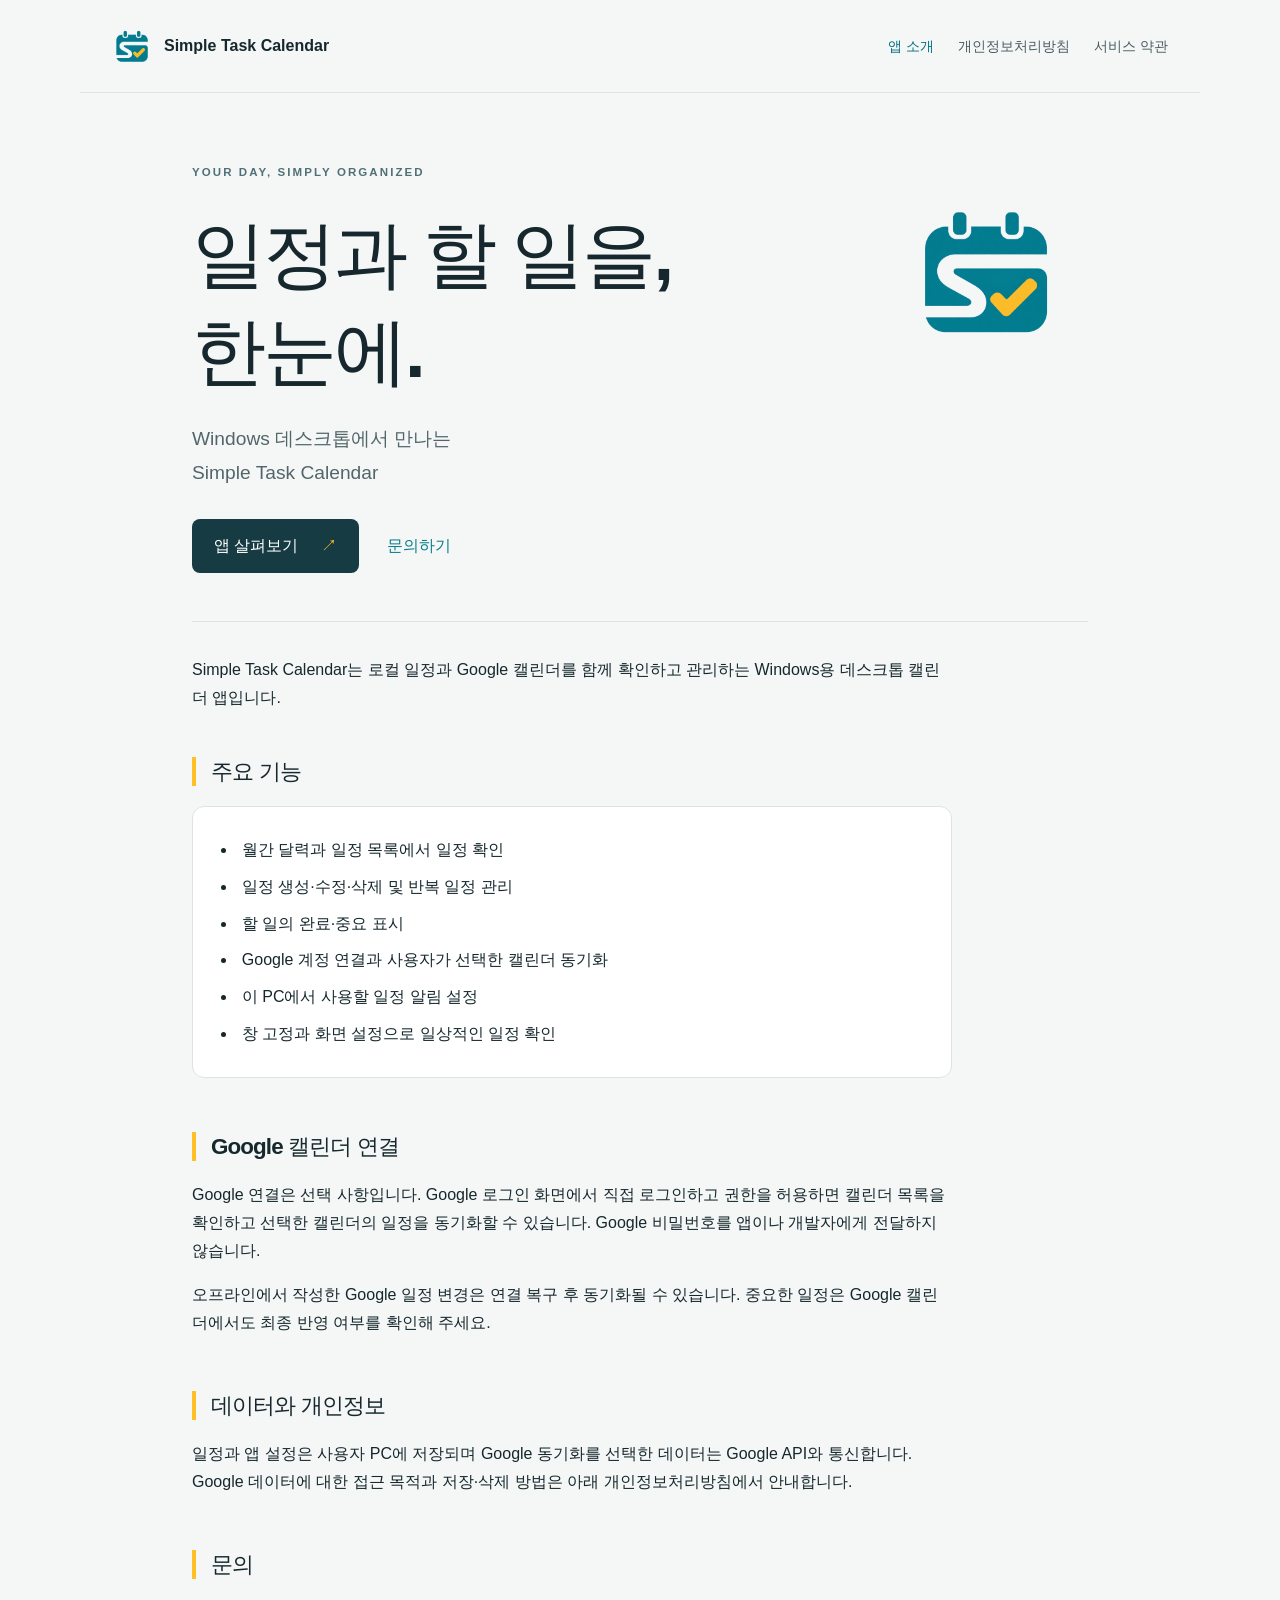
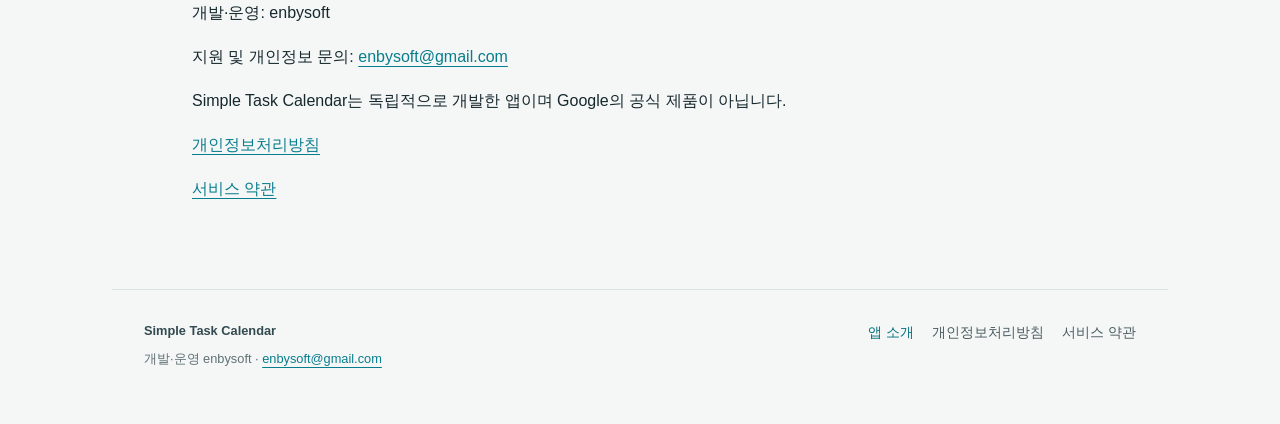
<file: index.html>
<!doctype html>
<html lang="ko">
<head>
<meta charset="utf-8">
<meta name="viewport" content="width=device-width, initial-scale=1">
<title>Simple Task Calendar</title>
<meta name="description" content="Windows 데스크톱에서 로컬 일정과 Google 캘린더를 함께 관리하세요.">
<meta name="color-scheme" content="light">
<link rel="icon" type="image/png" href="./assets/logo.png">
<link rel="stylesheet" href="./styles.css">
</head>
<body>
<a class="skip" href="#main">본문으로 건너뛰기</a>
<header class="site-header"><a class="brand" href="./"><img src="./assets/logo.png" width="40" height="40" alt=""><span>Simple Task Calendar</span></a><nav aria-label="주요 메뉴"><a href="./" aria-current="page">앱 소개</a><a href="./privacy/" >개인정보처리방침</a><a href="./terms/" >서비스 약관</a></nav></header>
<main id="main" class="home">
<div class="page-intro"><span class="eyebrow">YOUR DAY, SIMPLY ORGANIZED</span><img class="hero-logo" src="./assets/logo.png" alt="" width="116" height="116"><h1>일정과 할 일을,<br>한눈에.</h1><p class="lead">Windows 데스크톱에서 만나는<br>Simple Task Calendar</p><div class="hero-links"><a class="primary" href="#features">앱 살펴보기 <span aria-hidden="true">↗</span></a><a href="mailto:enbysoft@gmail.com">문의하기</a></div></div>
<article id="features">
<p>Simple Task Calendar는 로컬 일정과 Google 캘린더를 함께 확인하고 관리하는 Windows용 데스크톱 캘린더 앱입니다.</p>
<h2>주요 기능</h2>
<ul>
<li>월간 달력과 일정 목록에서 일정 확인</li>
<li>일정 생성·수정·삭제 및 반복 일정 관리</li>
<li>할 일의 완료·중요 표시</li>
<li>Google 계정 연결과 사용자가 선택한 캘린더 동기화</li>
<li>이 PC에서 사용할 일정 알림 설정</li>
<li>창 고정과 화면 설정으로 일상적인 일정 확인</li>
</ul>
<h2>Google 캘린더 연결</h2>
<p>Google 연결은 선택 사항입니다. Google 로그인 화면에서 직접 로그인하고 권한을 허용하면 캘린더 목록을 확인하고 선택한 캘린더의 일정을 동기화할 수 있습니다. Google 비밀번호를 앱이나 개발자에게 전달하지 않습니다.</p>
<p>오프라인에서 작성한 Google 일정 변경은 연결 복구 후 동기화될 수 있습니다. 중요한 일정은 Google 캘린더에서도 최종 반영 여부를 확인해 주세요.</p>
<h2>데이터와 개인정보</h2>
<p>일정과 앱 설정은 사용자 PC에 저장되며 Google 동기화를 선택한 데이터는 Google API와 통신합니다. Google 데이터에 대한 접근 목적과 저장·삭제 방법은 아래 개인정보처리방침에서 안내합니다.</p>
<h2>문의</h2>
<p>개발·운영: enbysoft</p>
<p>지원 및 개인정보 문의: <a href="mailto:enbysoft@gmail.com">enbysoft@gmail.com</a></p>
<p>Simple Task Calendar는 독립적으로 개발한 앱이며 Google의 공식 제품이 아닙니다.</p>
<p><a href="privacy/">개인정보처리방침</a></p>
<p><a href="terms/">서비스 약관</a></p></article>
</main>
<footer><div><strong>Simple Task Calendar</strong><p>개발·운영 enbysoft · <a href="mailto:enbysoft@gmail.com">enbysoft@gmail.com</a></p></div><nav aria-label="하단 메뉴"><a href="./" aria-current="page">앱 소개</a><a href="./privacy/" >개인정보처리방침</a><a href="./terms/" >서비스 약관</a></nav></footer>
</body>
</html>
</file>
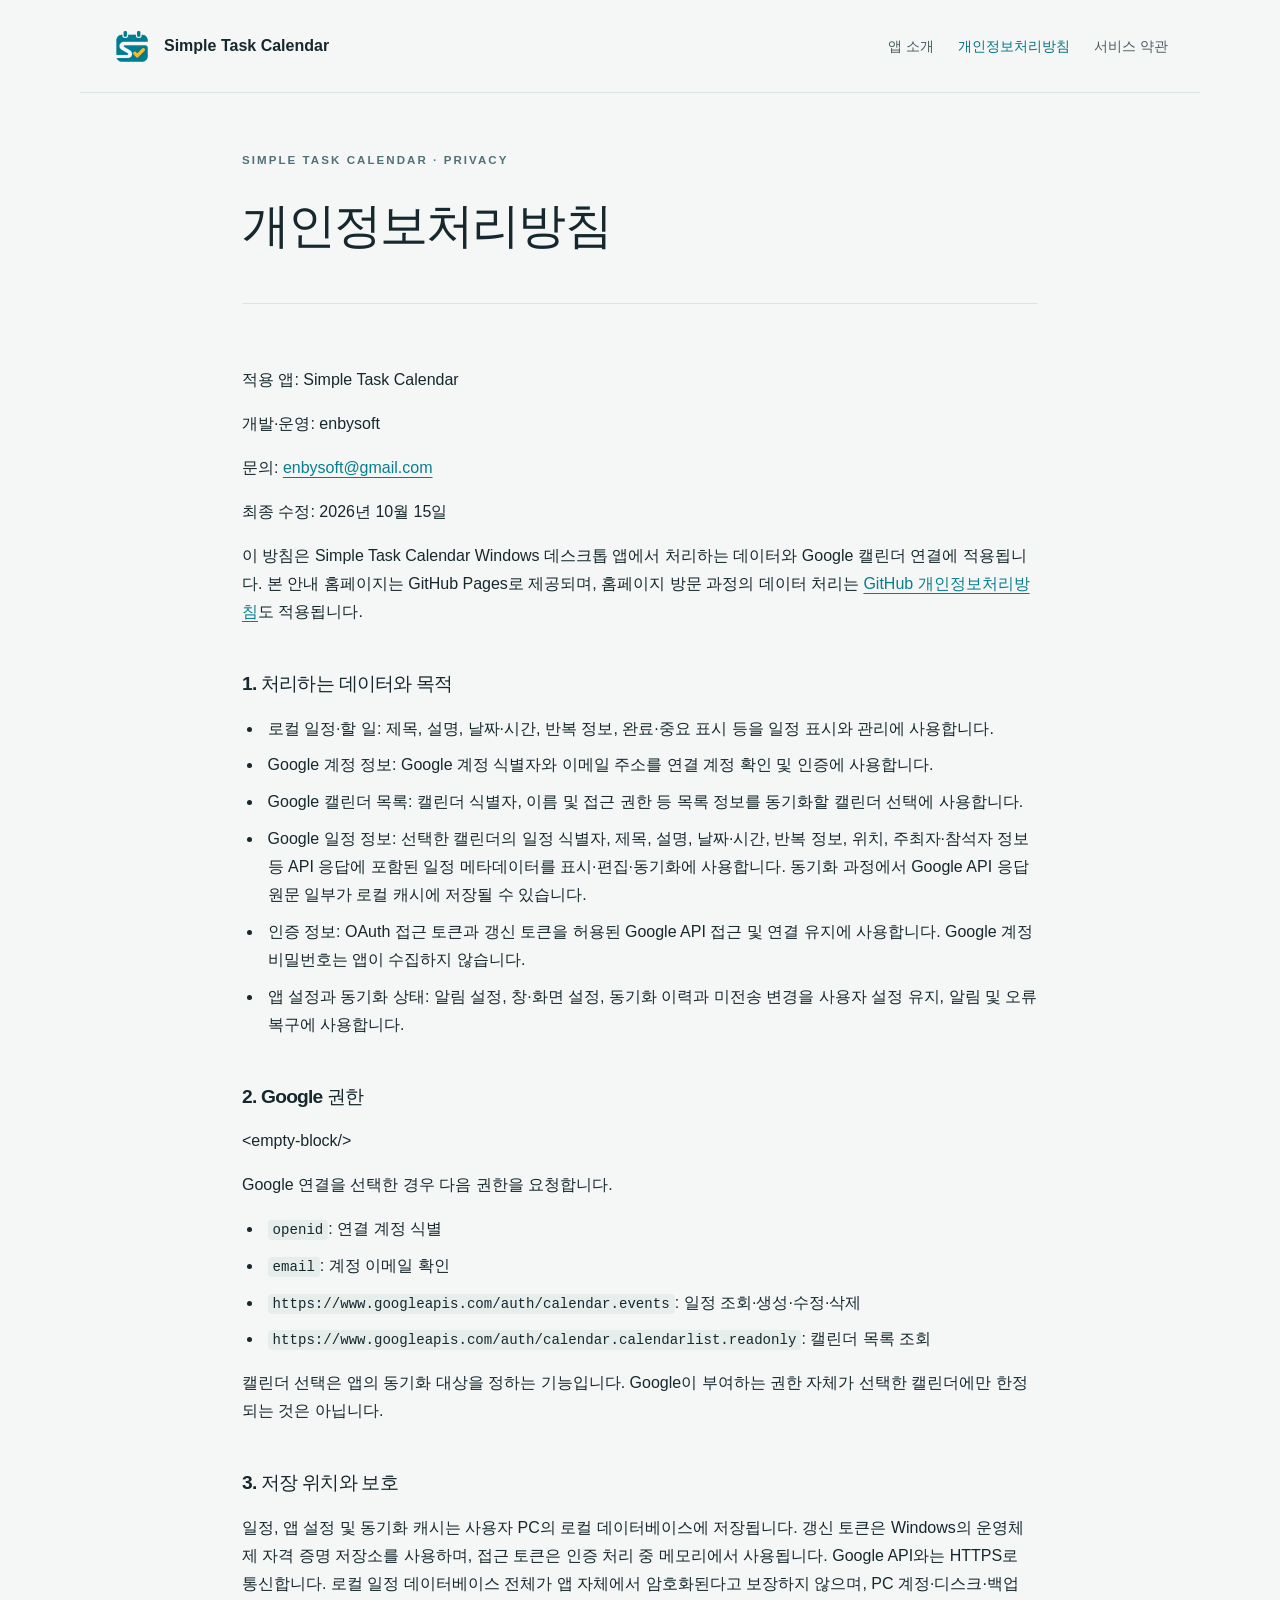
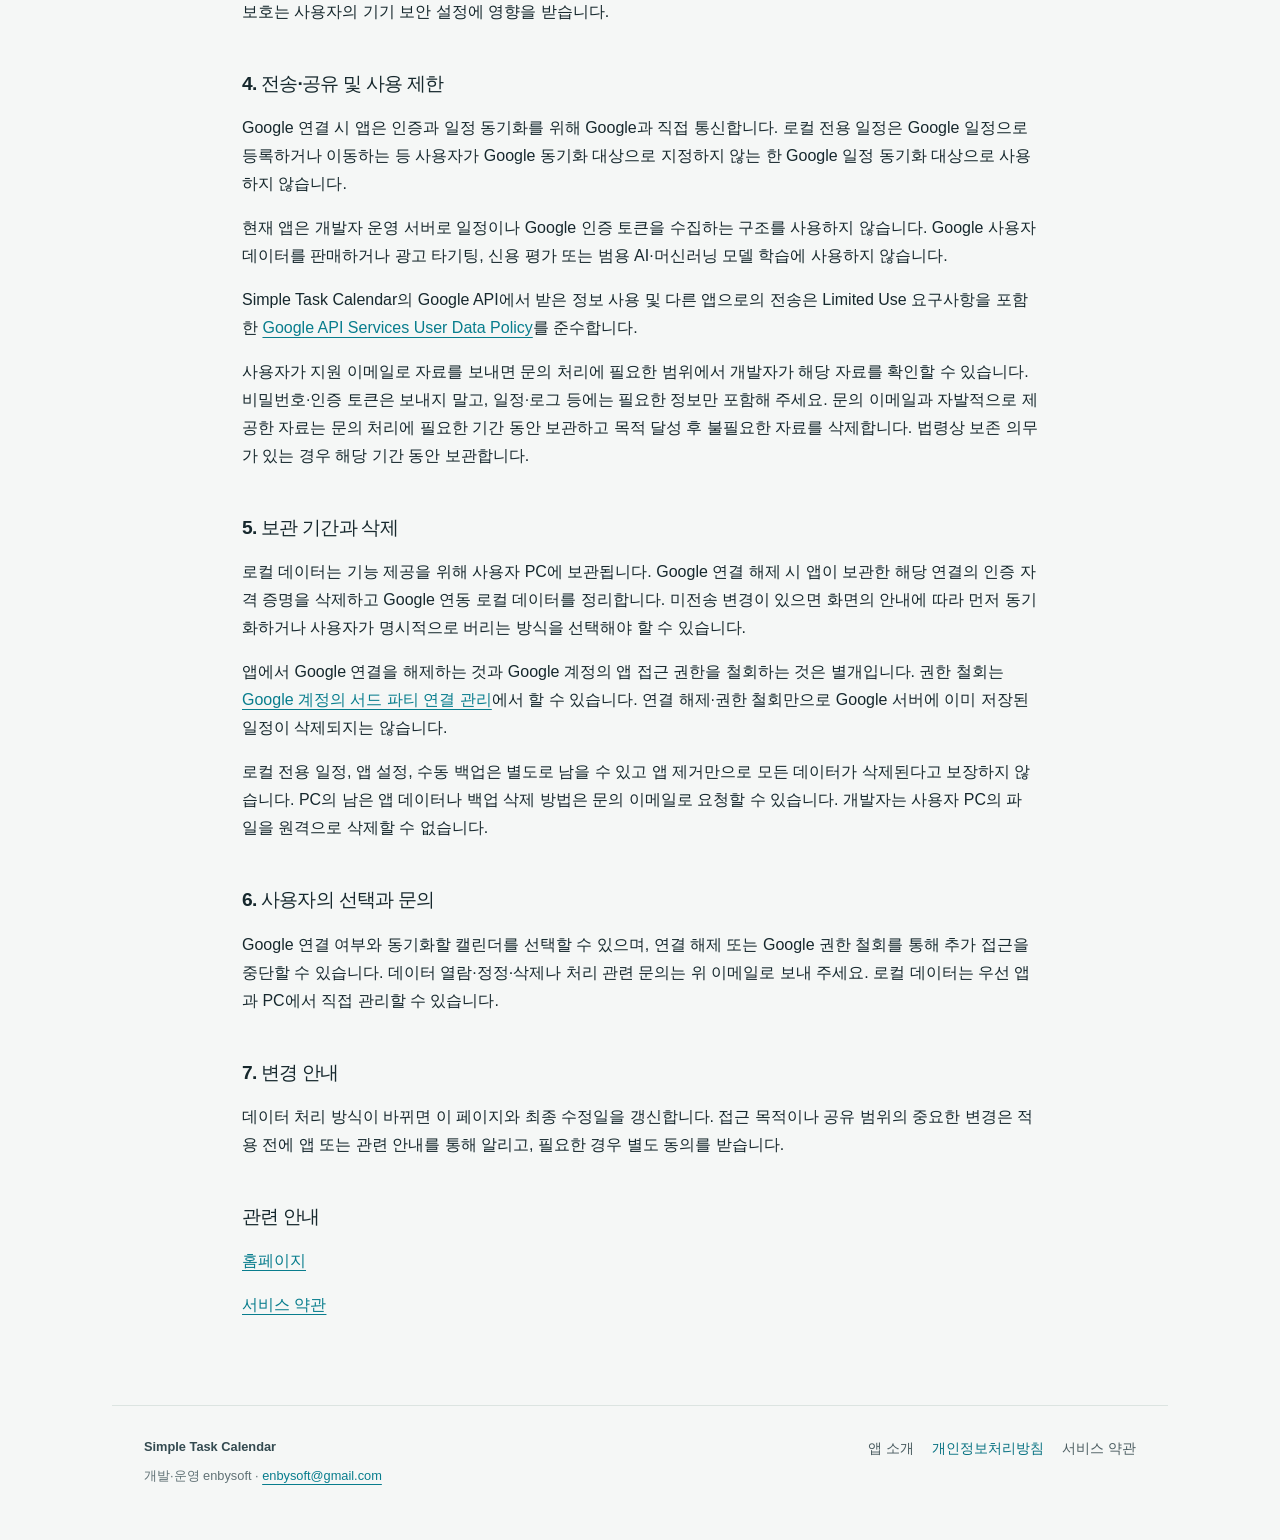
<file: privacy/index.html>
<!doctype html>
<html lang="ko">
<head>
<meta charset="utf-8">
<meta name="viewport" content="width=device-width, initial-scale=1">
<title>개인정보처리방침 | Simple Task Calendar</title>
<meta name="description" content="Simple Task Calendar의 데이터 접근, 사용, 보관 및 삭제 안내.">
<meta name="color-scheme" content="light">
<link rel="icon" type="image/png" href="../assets/logo.png">
<link rel="stylesheet" href="../styles.css">
</head>
<body>
<a class="skip" href="#main">본문으로 건너뛰기</a>
<header class="site-header"><a class="brand" href="../"><img src="../assets/logo.png" width="40" height="40" alt=""><span>Simple Task Calendar</span></a><nav aria-label="주요 메뉴"><a href="../" >앱 소개</a><a href="../privacy/" aria-current="page">개인정보처리방침</a><a href="../terms/" >서비스 약관</a></nav></header>
<main id="main" class="legal">
<div class="page-intro"><span class="eyebrow">SIMPLE TASK CALENDAR · PRIVACY</span><h1>개인정보처리방침</h1></div>
<article ><p>적용 앱: Simple Task Calendar</p>
<p>개발·운영: enbysoft</p>
<p>문의: <a href="mailto:enbysoft@gmail.com">enbysoft@gmail.com</a></p>
<p>최종 수정: 2026년 10월 15일</p>
<p>이 방침은 Simple Task Calendar Windows 데스크톱 앱에서 처리하는 데이터와 Google 캘린더 연결에 적용됩니다. 본 안내 홈페이지는 GitHub Pages로 제공되며, 홈페이지 방문 과정의 데이터 처리는 <a href="https://docs.github.com/site-policy/privacy-policies/github-general-privacy-statement">GitHub 개인정보처리방침</a>도 적용됩니다.</p>
<h2>1. 처리하는 데이터와 목적</h2>
<ul>
<li>로컬 일정·할 일: 제목, 설명, 날짜·시간, 반복 정보, 완료·중요 표시 등을 일정 표시와 관리에 사용합니다.</li>
<li>Google 계정 정보: Google 계정 식별자와 이메일 주소를 연결 계정 확인 및 인증에 사용합니다.</li>
<li>Google 캘린더 목록: 캘린더 식별자, 이름 및 접근 권한 등 목록 정보를 동기화할 캘린더 선택에 사용합니다.</li>
<li>Google 일정 정보: 선택한 캘린더의 일정 식별자, 제목, 설명, 날짜·시간, 반복 정보, 위치, 주최자·참석자 정보 등 API 응답에 포함된 일정 메타데이터를 표시·편집·동기화에 사용합니다. 동기화 과정에서 Google API 응답 원문 일부가 로컬 캐시에 저장될 수 있습니다.</li>
<li>인증 정보: OAuth 접근 토큰과 갱신 토큰을 허용된 Google API 접근 및 연결 유지에 사용합니다. Google 계정 비밀번호는 앱이 수집하지 않습니다.</li>
<li>앱 설정과 동기화 상태: 알림 설정, 창·화면 설정, 동기화 이력과 미전송 변경을 사용자 설정 유지, 알림 및 오류 복구에 사용합니다.</li>
</ul>
<h2>2. Google 권한</h2>
<p>&lt;empty-block/&gt;</p>
<p>Google 연결을 선택한 경우 다음 권한을 요청합니다.</p>
<ul>
<li><code>openid</code>: 연결 계정 식별</li>
<li><code>email</code>: 계정 이메일 확인</li>
<li><code>https://www.googleapis.com/auth/calendar.events</code>: 일정 조회·생성·수정·삭제</li>
<li><code>https://www.googleapis.com/auth/calendar.calendarlist.readonly</code>: 캘린더 목록 조회</li>
</ul>
<p>캘린더 선택은 앱의 동기화 대상을 정하는 기능입니다. Google이 부여하는 권한 자체가 선택한 캘린더에만 한정되는 것은 아닙니다.</p>
<h2>3. 저장 위치와 보호</h2>
<p>일정, 앱 설정 및 동기화 캐시는 사용자 PC의 로컬 데이터베이스에 저장됩니다. 갱신 토큰은 Windows의 운영체제 자격 증명 저장소를 사용하며, 접근 토큰은 인증 처리 중 메모리에서 사용됩니다. Google API와는 HTTPS로 통신합니다. 로컬 일정 데이터베이스 전체가 앱 자체에서 암호화된다고 보장하지 않으며, PC 계정·디스크·백업 보호는 사용자의 기기 보안 설정에 영향을 받습니다.</p>
<h2>4. 전송·공유 및 사용 제한</h2>
<p>Google 연결 시 앱은 인증과 일정 동기화를 위해 Google과 직접 통신합니다. 로컬 전용 일정은 Google 일정으로 등록하거나 이동하는 등 사용자가 Google 동기화 대상으로 지정하지 않는 한 Google 일정 동기화 대상으로 사용하지 않습니다.</p>
<p>현재 앱은 개발자 운영 서버로 일정이나 Google 인증 토큰을 수집하는 구조를 사용하지 않습니다. Google 사용자 데이터를 판매하거나 광고 타기팅, 신용 평가 또는 범용 AI·머신러닝 모델 학습에 사용하지 않습니다.</p>
<p>Simple Task Calendar의 Google API에서 받은 정보 사용 및 다른 앱으로의 전송은 Limited Use 요구사항을 포함한 <a href="https://developers.google.com/terms/api-services-user-data-policy">Google API Services User Data Policy</a>를 준수합니다.</p>
<p>사용자가 지원 이메일로 자료를 보내면 문의 처리에 필요한 범위에서 개발자가 해당 자료를 확인할 수 있습니다. 비밀번호·인증 토큰은 보내지 말고, 일정·로그 등에는 필요한 정보만 포함해 주세요. 문의 이메일과 자발적으로 제공한 자료는 문의 처리에 필요한 기간 동안 보관하고 목적 달성 후 불필요한 자료를 삭제합니다. 법령상 보존 의무가 있는 경우 해당 기간 동안 보관합니다.</p>
<h2>5. 보관 기간과 삭제</h2>
<p>로컬 데이터는 기능 제공을 위해 사용자 PC에 보관됩니다. Google 연결 해제 시 앱이 보관한 해당 연결의 인증 자격 증명을 삭제하고 Google 연동 로컬 데이터를 정리합니다. 미전송 변경이 있으면 화면의 안내에 따라 먼저 동기화하거나 사용자가 명시적으로 버리는 방식을 선택해야 할 수 있습니다.</p>
<p>앱에서 Google 연결을 해제하는 것과 Google 계정의 앱 접근 권한을 철회하는 것은 별개입니다. 권한 철회는 <a href="https://myaccount.google.com/connections">Google 계정의 서드 파티 연결 관리</a>에서 할 수 있습니다. 연결 해제·권한 철회만으로 Google 서버에 이미 저장된 일정이 삭제되지는 않습니다.</p>
<p>로컬 전용 일정, 앱 설정, 수동 백업은 별도로 남을 수 있고 앱 제거만으로 모든 데이터가 삭제된다고 보장하지 않습니다. PC의 남은 앱 데이터나 백업 삭제 방법은 문의 이메일로 요청할 수 있습니다. 개발자는 사용자 PC의 파일을 원격으로 삭제할 수 없습니다.</p>
<h2>6. 사용자의 선택과 문의</h2>
<p>Google 연결 여부와 동기화할 캘린더를 선택할 수 있으며, 연결 해제 또는 Google 권한 철회를 통해 추가 접근을 중단할 수 있습니다. 데이터 열람·정정·삭제나 처리 관련 문의는 위 이메일로 보내 주세요. 로컬 데이터는 우선 앱과 PC에서 직접 관리할 수 있습니다.</p>
<h2>7. 변경 안내</h2>
<p>데이터 처리 방식이 바뀌면 이 페이지와 최종 수정일을 갱신합니다. 접근 목적이나 공유 범위의 중요한 변경은 적용 전에 앱 또는 관련 안내를 통해 알리고, 필요한 경우 별도 동의를 받습니다.</p>
<h2>관련 안내</h2>
<p><a href="../">홈페이지</a></p>
<p><a href="../terms/">서비스 약관</a></p></article>
</main>
<footer><div><strong>Simple Task Calendar</strong><p>개발·운영 enbysoft · <a href="mailto:enbysoft@gmail.com">enbysoft@gmail.com</a></p></div><nav aria-label="하단 메뉴"><a href="../" >앱 소개</a><a href="../privacy/" aria-current="page">개인정보처리방침</a><a href="../terms/" >서비스 약관</a></nav></footer>
</body>
</html>
</file>
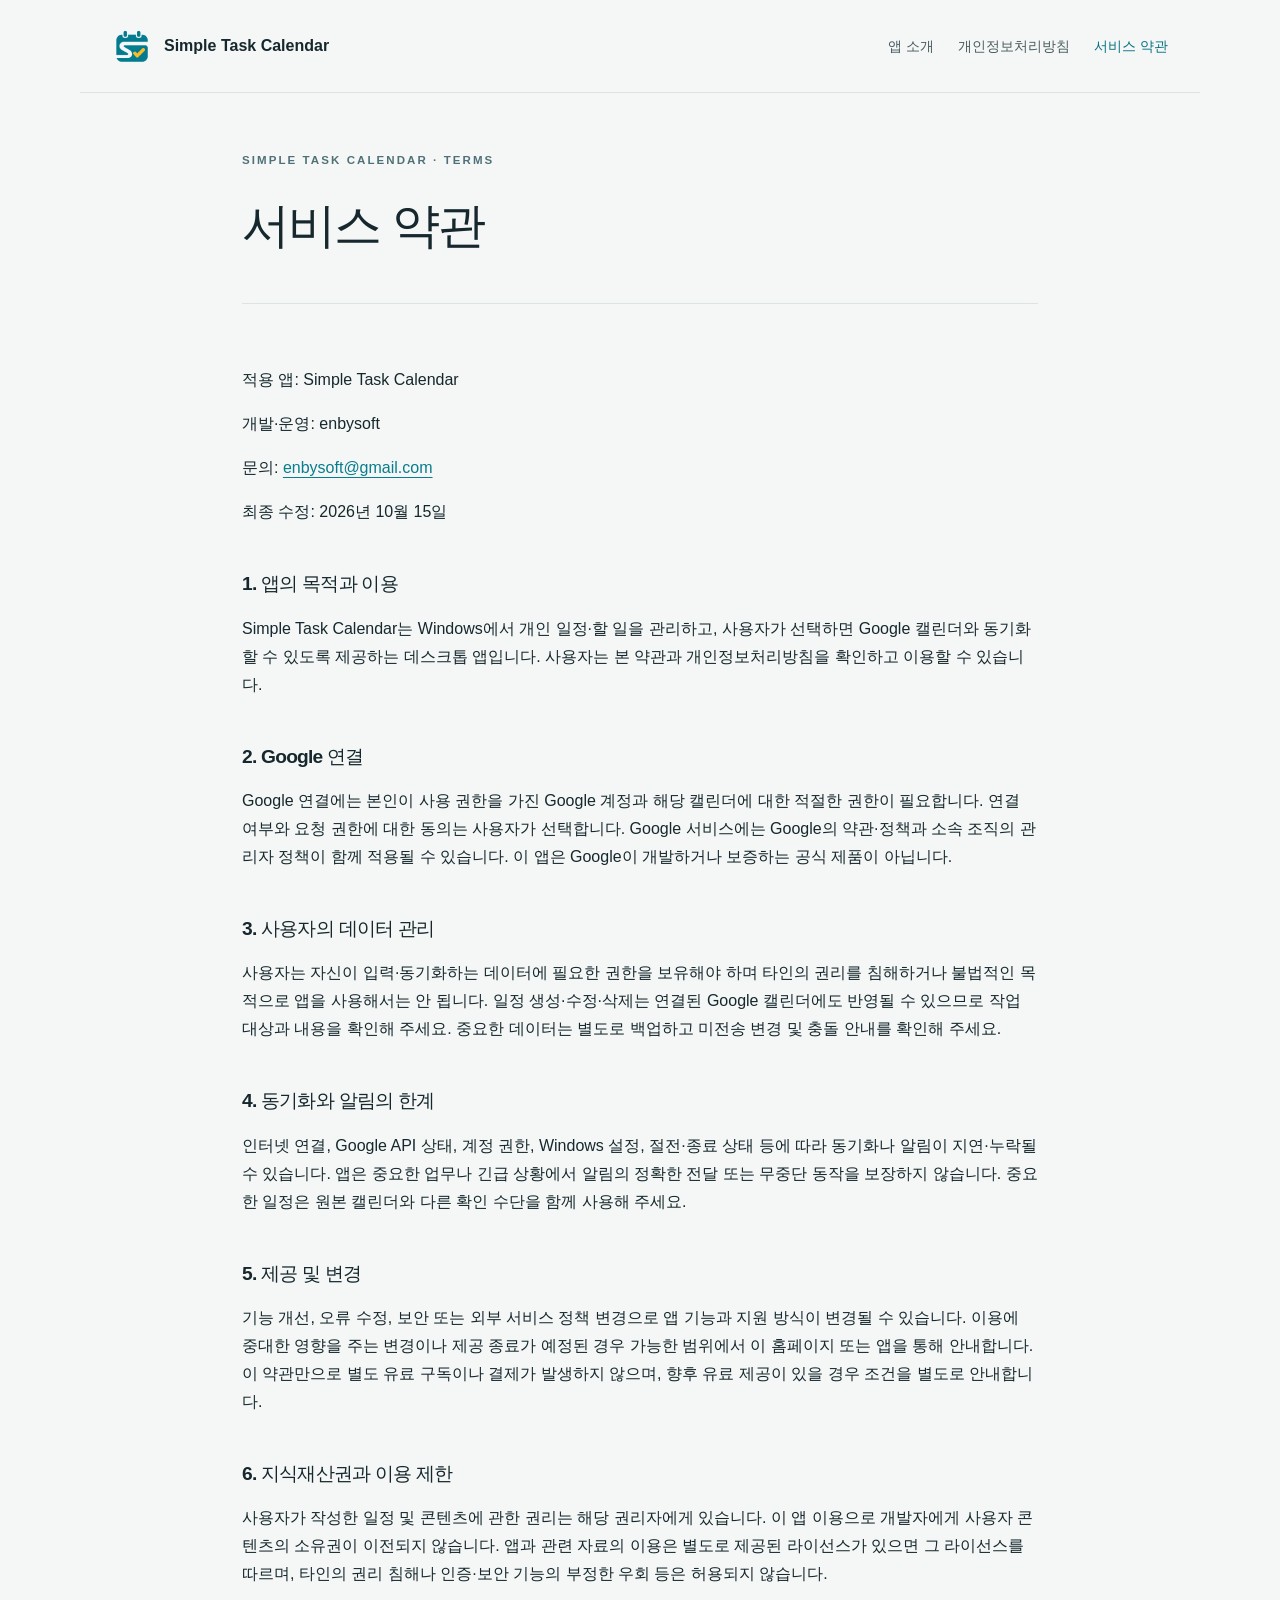
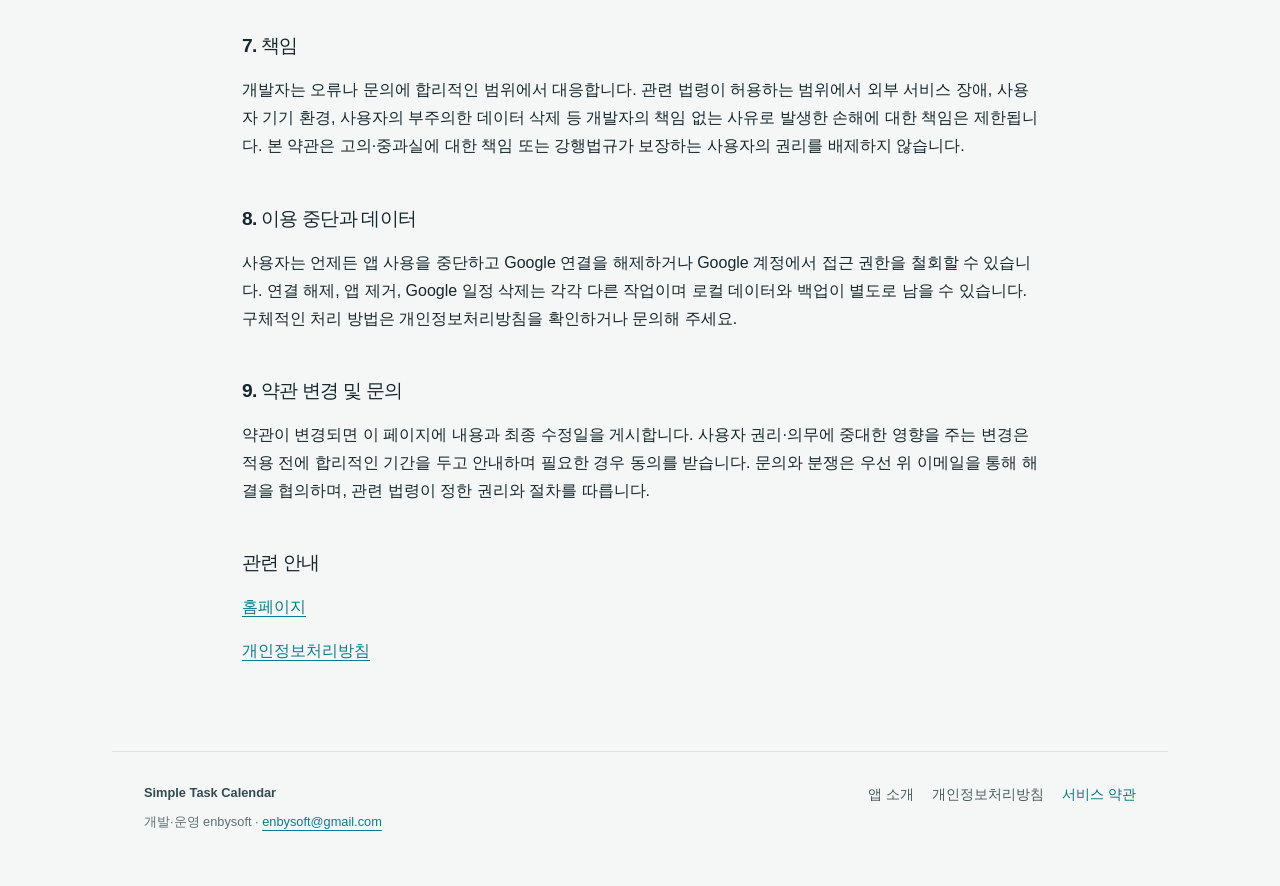
<file: terms/index.html>
<!doctype html>
<html lang="ko">
<head>
<meta charset="utf-8">
<meta name="viewport" content="width=device-width, initial-scale=1">
<title>서비스 약관 | Simple Task Calendar</title>
<meta name="description" content="Simple Task Calendar의 이용 조건과 서비스 안내.">
<meta name="color-scheme" content="light">
<link rel="icon" type="image/png" href="../assets/logo.png">
<link rel="stylesheet" href="../styles.css">
</head>
<body>
<a class="skip" href="#main">본문으로 건너뛰기</a>
<header class="site-header"><a class="brand" href="../"><img src="../assets/logo.png" width="40" height="40" alt=""><span>Simple Task Calendar</span></a><nav aria-label="주요 메뉴"><a href="../" >앱 소개</a><a href="../privacy/" >개인정보처리방침</a><a href="../terms/" aria-current="page">서비스 약관</a></nav></header>
<main id="main" class="legal">
<div class="page-intro"><span class="eyebrow">SIMPLE TASK CALENDAR · TERMS</span><h1>서비스 약관</h1></div>
<article ><p>적용 앱: Simple Task Calendar</p>
<p>개발·운영: enbysoft</p>
<p>문의: <a href="mailto:enbysoft@gmail.com">enbysoft@gmail.com</a></p>
<p>최종 수정: 2026년 10월 15일</p>
<h2>1. 앱의 목적과 이용</h2>
<p>Simple Task Calendar는 Windows에서 개인 일정·할 일을 관리하고, 사용자가 선택하면 Google 캘린더와 동기화할 수 있도록 제공하는 데스크톱 앱입니다. 사용자는 본 약관과 개인정보처리방침을 확인하고 이용할 수 있습니다.</p>
<h2>2. Google 연결</h2>
<p>Google 연결에는 본인이 사용 권한을 가진 Google 계정과 해당 캘린더에 대한 적절한 권한이 필요합니다. 연결 여부와 요청 권한에 대한 동의는 사용자가 선택합니다. Google 서비스에는 Google의 약관·정책과 소속 조직의 관리자 정책이 함께 적용될 수 있습니다. 이 앱은 Google이 개발하거나 보증하는 공식 제품이 아닙니다.</p>
<h2>3. 사용자의 데이터 관리</h2>
<p>사용자는 자신이 입력·동기화하는 데이터에 필요한 권한을 보유해야 하며 타인의 권리를 침해하거나 불법적인 목적으로 앱을 사용해서는 안 됩니다. 일정 생성·수정·삭제는 연결된 Google 캘린더에도 반영될 수 있으므로 작업 대상과 내용을 확인해 주세요. 중요한 데이터는 별도로 백업하고 미전송 변경 및 충돌 안내를 확인해 주세요.</p>
<h2>4. 동기화와 알림의 한계</h2>
<p>인터넷 연결, Google API 상태, 계정 권한, Windows 설정, 절전·종료 상태 등에 따라 동기화나 알림이 지연·누락될 수 있습니다. 앱은 중요한 업무나 긴급 상황에서 알림의 정확한 전달 또는 무중단 동작을 보장하지 않습니다. 중요한 일정은 원본 캘린더와 다른 확인 수단을 함께 사용해 주세요.</p>
<h2>5. 제공 및 변경</h2>
<p>기능 개선, 오류 수정, 보안 또는 외부 서비스 정책 변경으로 앱 기능과 지원 방식이 변경될 수 있습니다. 이용에 중대한 영향을 주는 변경이나 제공 종료가 예정된 경우 가능한 범위에서 이 홈페이지 또는 앱을 통해 안내합니다. 이 약관만으로 별도 유료 구독이나 결제가 발생하지 않으며, 향후 유료 제공이 있을 경우 조건을 별도로 안내합니다.</p>
<h2>6. 지식재산권과 이용 제한</h2>
<p>사용자가 작성한 일정 및 콘텐츠에 관한 권리는 해당 권리자에게 있습니다. 이 앱 이용으로 개발자에게 사용자 콘텐츠의 소유권이 이전되지 않습니다. 앱과 관련 자료의 이용은 별도로 제공된 라이선스가 있으면 그 라이선스를 따르며, 타인의 권리 침해나 인증·보안 기능의 부정한 우회 등은 허용되지 않습니다.</p>
<h2>7. 책임</h2>
<p>개발자는 오류나 문의에 합리적인 범위에서 대응합니다. 관련 법령이 허용하는 범위에서 외부 서비스 장애, 사용자 기기 환경, 사용자의 부주의한 데이터 삭제 등 개발자의 책임 없는 사유로 발생한 손해에 대한 책임은 제한됩니다. 본 약관은 고의·중과실에 대한 책임 또는 강행법규가 보장하는 사용자의 권리를 배제하지 않습니다.</p>
<h2>8. 이용 중단과 데이터</h2>
<p>사용자는 언제든 앱 사용을 중단하고 Google 연결을 해제하거나 Google 계정에서 접근 권한을 철회할 수 있습니다. 연결 해제, 앱 제거, Google 일정 삭제는 각각 다른 작업이며 로컬 데이터와 백업이 별도로 남을 수 있습니다. 구체적인 처리 방법은 개인정보처리방침을 확인하거나 문의해 주세요.</p>
<h2>9. 약관 변경 및 문의</h2>
<p>약관이 변경되면 이 페이지에 내용과 최종 수정일을 게시합니다. 사용자 권리·의무에 중대한 영향을 주는 변경은 적용 전에 합리적인 기간을 두고 안내하며 필요한 경우 동의를 받습니다. 문의와 분쟁은 우선 위 이메일을 통해 해결을 협의하며, 관련 법령이 정한 권리와 절차를 따릅니다.</p>
<h2>관련 안내</h2>
<p><a href="../">홈페이지</a></p>
<p><a href="../privacy/">개인정보처리방침</a></p></article>
</main>
<footer><div><strong>Simple Task Calendar</strong><p>개발·운영 enbysoft · <a href="mailto:enbysoft@gmail.com">enbysoft@gmail.com</a></p></div><nav aria-label="하단 메뉴"><a href="../" >앱 소개</a><a href="../privacy/" >개인정보처리방침</a><a href="../terms/" aria-current="page">서비스 약관</a></nav></footer>
</body>
</html>
</file>
<file: styles.css>
:root{font-family:"Segoe UI","Malgun Gothic",sans-serif;color:#16282d;background:#f5f7f6;font-synthesis:none;line-height:1.75;--cyan:#087d8d;--yellow:#ffbf26;--line:#dce4e1}*{box-sizing:border-box}body{margin:0}a{color:var(--cyan);text-underline-offset:4px}a:hover{text-decoration-thickness:2px}a:focus-visible{outline:3px solid #087d8d;outline-offset:5px}img{object-fit:contain}p{margin:0 0 1em}h1,h2{line-height:1.3;letter-spacing:-.04em}h1{font-size:clamp(2.2rem,5.8vw,4.8rem);margin:22px 0;font-weight:750}h2{font-size:1.4rem;margin:2.4em 0 .9em;scroll-margin-top:24px}ul{padding-left:1.3em}li{padding-left:.3em;margin:.55em 0}code{background:#e7edeb;border-radius:4px;padding:2px 5px;overflow-wrap:anywhere;font-size:.88em}.skip{position:absolute;top:-100px;left:16px;padding:8px 15px;background:white;z-index:4}.skip:focus{top:10px}.site-header{max-width:1120px;margin:auto;padding:26px 32px;display:flex;justify-content:space-between;gap:24px;align-items:center;border-bottom:1px solid var(--line)}.brand{display:flex;align-items:center;gap:12px;font-weight:700;color:#16282d;text-decoration:none;line-height:1.3}.brand span{font-size:1rem}nav{display:flex;gap:24px;flex-wrap:wrap}nav a{font-size:.88rem;color:#4a5c60;text-decoration:none}nav a[aria-current]{color:#087282;font-weight:700}.page-intro{position:relative;border-bottom:1px solid var(--line);padding:64px 0 48px}.eyebrow{font-size:.72rem;letter-spacing:.18em;font-weight:750;color:#507078}.hero-logo{position:absolute;right:24px;top:100px;width:156px;height:156px}.lead{font-size:1.2rem;color:#52666a}.hero-links{display:flex;gap:28px;align-items:center;margin-top:30px}.hero-links a{text-decoration:none;font-weight:650}.primary{background:#173b43;color:#fff;padding:13px 22px;border-radius:8px}.primary span{margin-left:18px;color:var(--yellow)}main{max-width:960px;margin:0 auto;padding:0 32px 70px}article{font-size:1rem;overflow-wrap:anywhere}article>p:first-child{margin-top:34px}.home article{max-width:760px}.home article h2:first-of-type{margin-top:2em}.home article h2{padding-left:15px;border-left:4px solid var(--yellow)}.home article ul{background:white;border:1px solid var(--line);border-radius:12px;padding:20px 24px 20px 44px}.legal{max-width:860px}.legal .page-intro{padding:52px 0 24px}.legal h1{font-size:clamp(2rem,5vw,3rem)}.legal article{padding-top:28px}.legal article h2{font-size:1.2rem}footer{border-top:1px solid var(--line);max-width:1056px;margin:auto;padding:30px 32px 40px;display:flex;justify-content:space-between;gap:26px;font-size:.8rem;color:#607175}footer strong{color:#334a50}footer p{margin-top:6px}footer nav{gap:18px}@media(max-width:680px){.site-header{align-items:flex-start;flex-direction:column;padding:20px 24px;gap:17px}nav{gap:18px}.brand img{width:34px;height:34px}main{padding:0 24px 45px}.page-intro{padding-top:40px}.hero-logo{position:static;width:72px;height:72px;display:block;margin-top:26px}.home h1{font-size:3rem;margin-top:18px}.eyebrow{font-size:.65rem}footer{padding:26px 24px;flex-direction:column;gap:12px}.legal .page-intro{padding-top:36px}}
</file>
